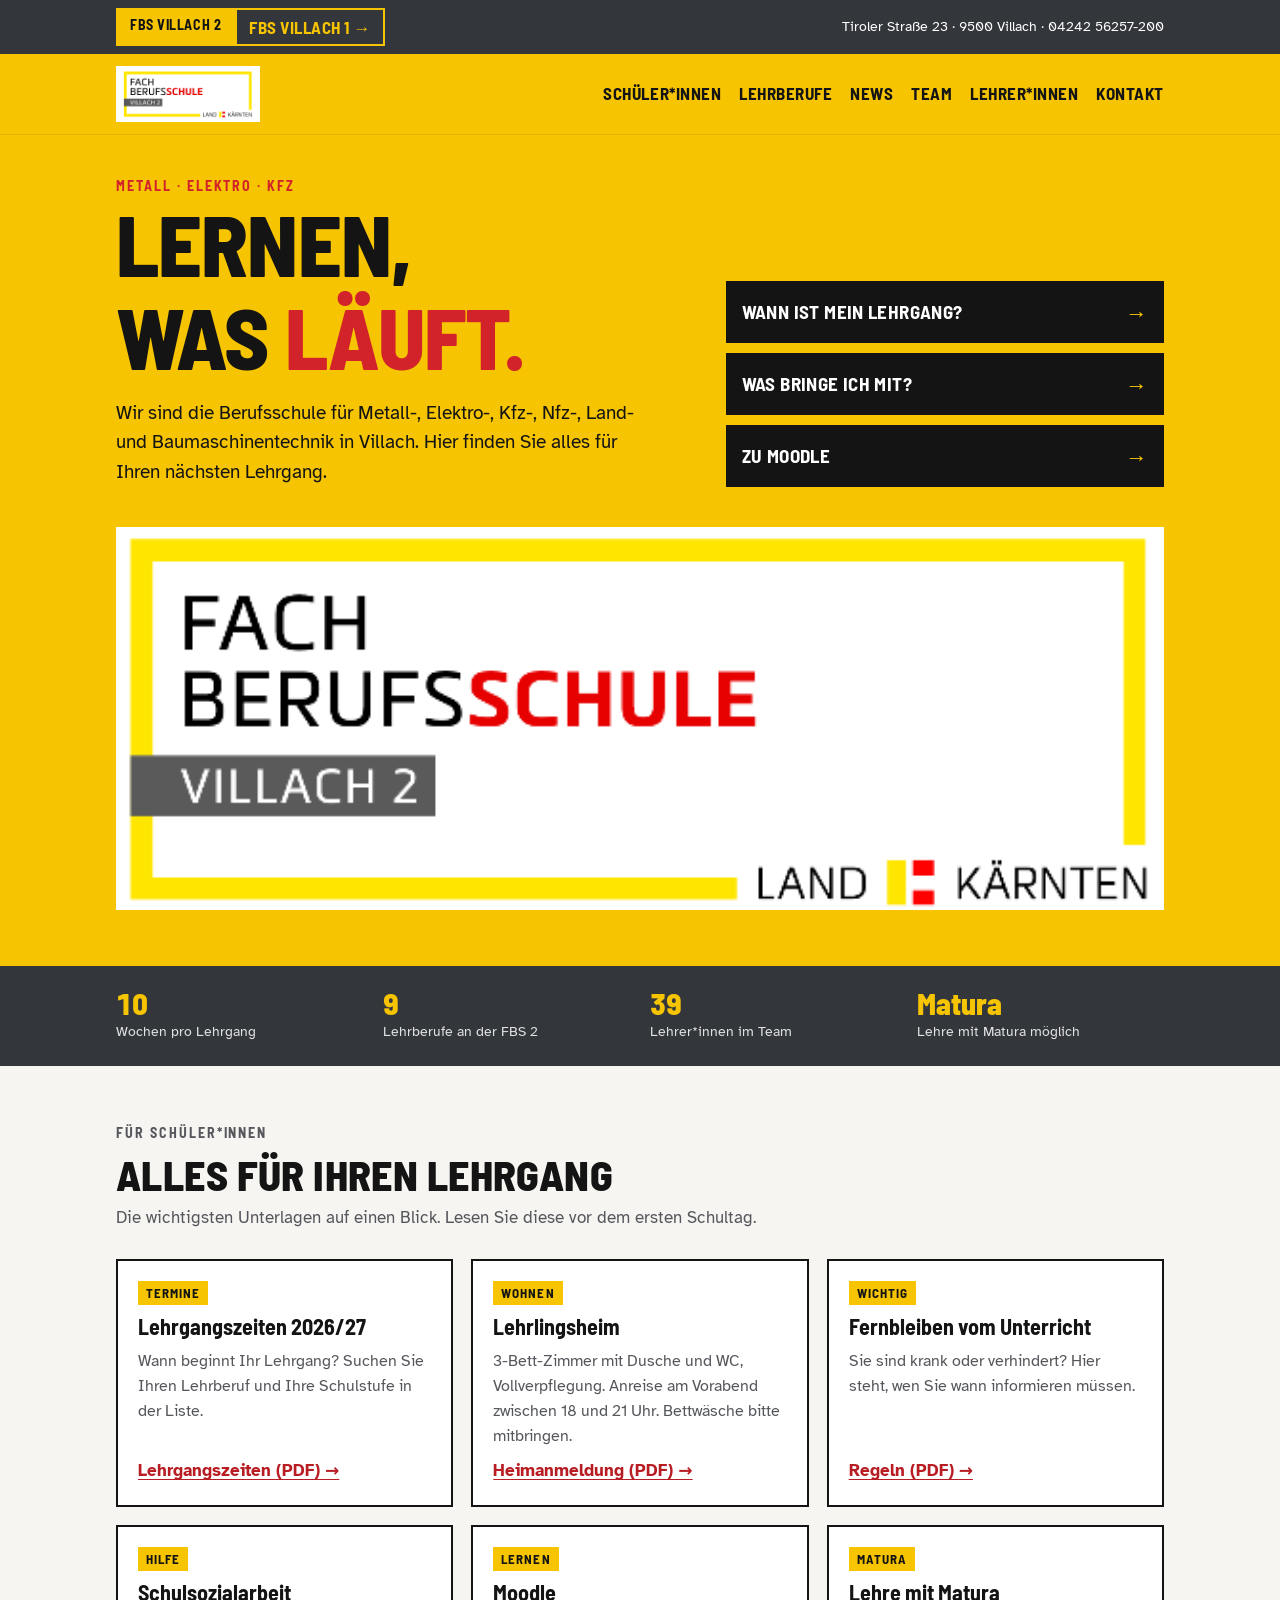
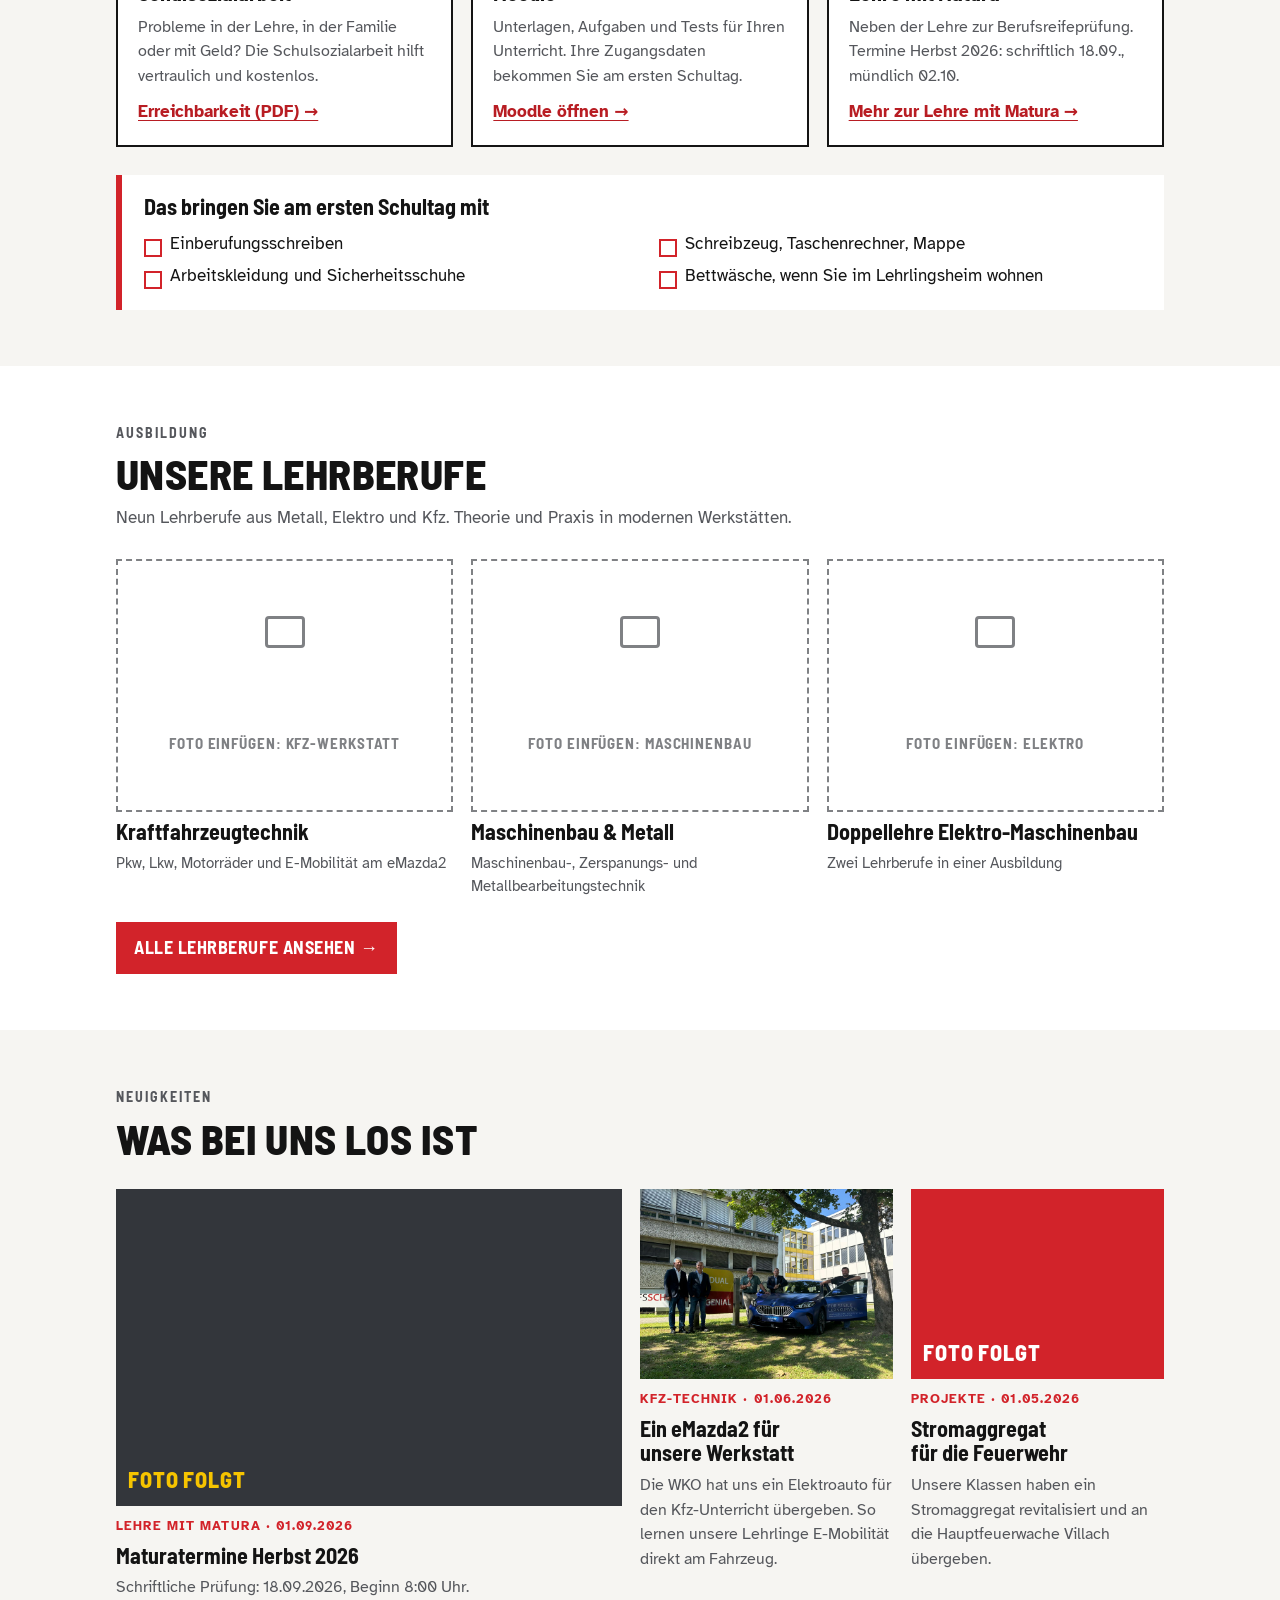
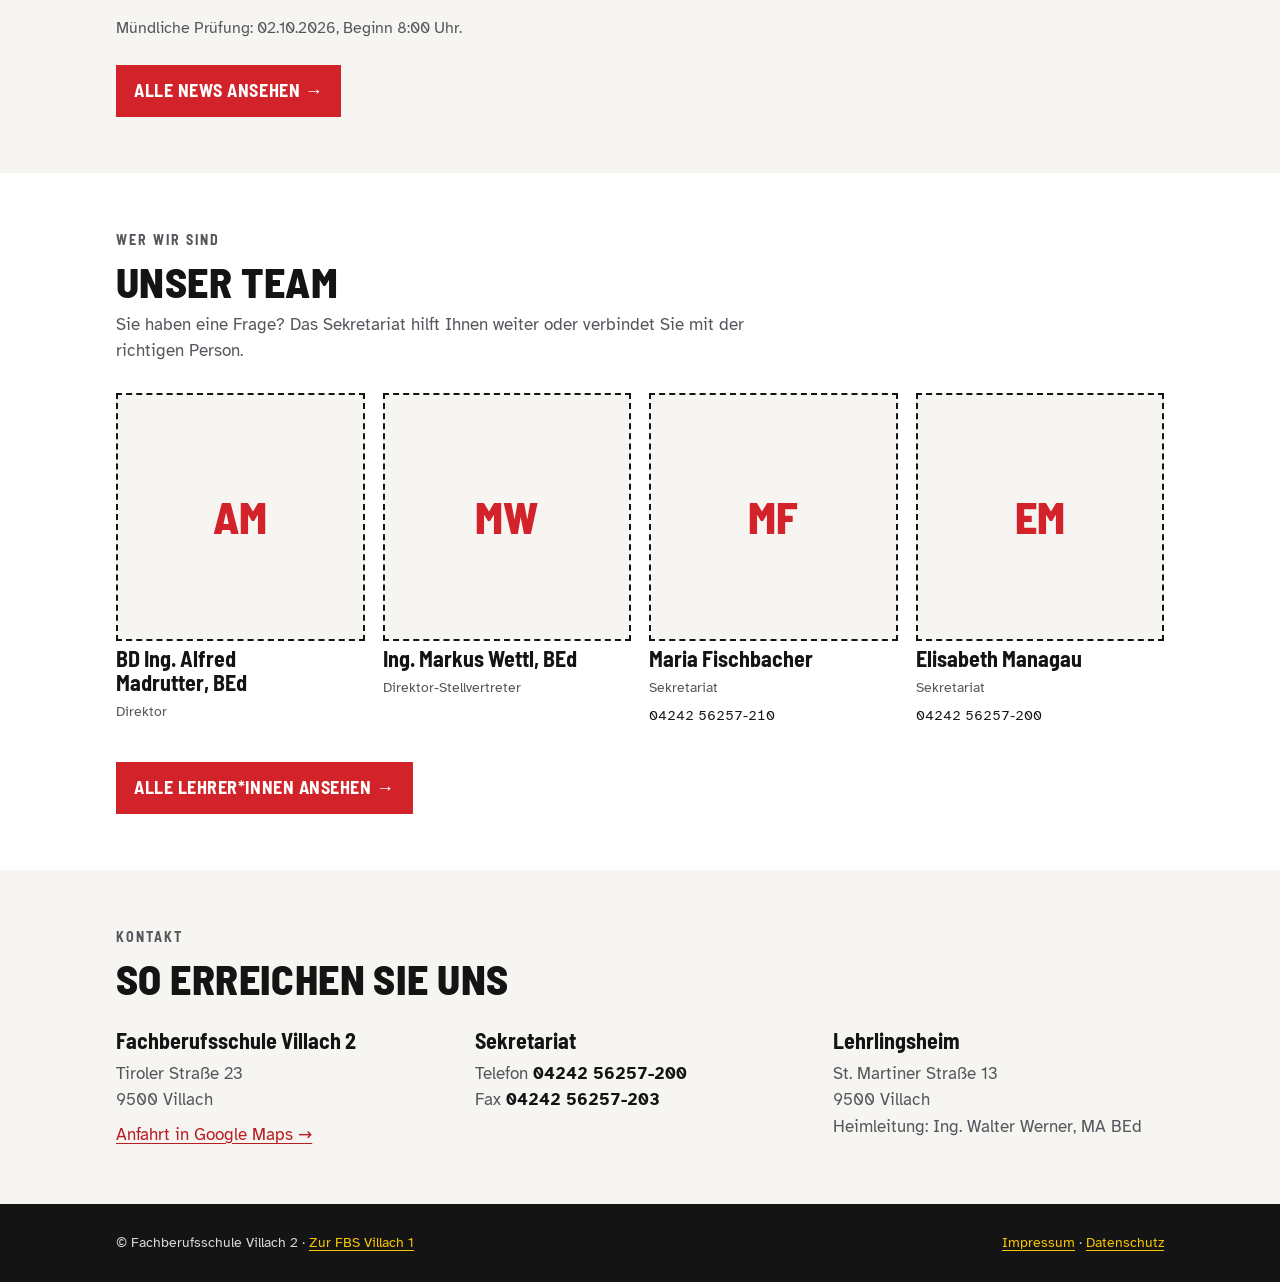
<file: index.html>
<!doctype html>
<html lang="de">
<head>
<meta charset="utf-8">
<meta name="viewport" content="width=device-width, initial-scale=1">
<title>Fachberufsschule Villach 2</title>
<meta name="description" content="Fachberufsschule Villach 2: Lehrgangszeiten, Lehrberufe, News und Team.">
<link rel="stylesheet" href="assets/style.css">
<link rel="icon" href="assets/favicon.svg" type="image/svg+xml">
<link rel="apple-touch-icon" href="assets/favicon.png">
</head>
<body>
<div class="topbar"><div class="wrap">
  <nav class="switch" aria-label="Schule wählen"><span aria-current="page">FBS Villach 2</span><a href="https://www.bs-villach.at/">FBS Villach 1 →</a></nav>
  <span>Tiroler Straße 23 · 9500 Villach · 04242 56257-200</span>
</div></div>

<header>
  <div class="wrap">
    <a class="logo" href="index.html">
      <img src="assets/logo.png" alt="Fachberufsschule Villach 2, Land Kärnten" width="548" height="200">
    </a>
    <nav aria-label="Hauptmenü">
      <ul>
        <li><a href="index.html#schueler">Schüler*innen</a></li>
        <li><a href="lehrberufe.html">Lehrberufe</a></li>
        <li><a href="news.html">News</a></li>
        <li><a href="index.html#team">Team</a></li>
        <li><a href="lehrerinnen.html">Lehrer*innen</a></li>
        <li><a href="index.html#kontakt">Kontakt</a></li>
      </ul>
    </nav>
  </div>
</header>

<main>
<section class="hero" id="start">
  <div class="wrap">
    <div>
      <p class="eyebrow">Metall · Elektro · Kfz</p>
      <h1>Lernen, was <span>läuft.</span></h1>
      <p class="hero-lead">Wir sind die Berufsschule für Metall-, Elektro-, Kfz-, Nfz-, Land- und Baumaschinentechnik in Villach. Hier finden Sie alles für Ihren nächsten Lehrgang.</p>
    </div>
    <div class="quick" aria-label="Schnellzugriff">
      <a href="https://www.bs-villach.at/images/stories/fbs2/lehrgangslaufzeiten/lehrgangslaufzeiten.pdf">Wann ist mein Lehrgang? <span class="arr">→</span></a>
      <a href="#schueler">Was bringe ich mit? <span class="arr">→</span></a>
      <a href="https://www.moodle.bs-villach.at">Zu Moodle <span class="arr">→</span></a>
    </div>
    <div class="photo" data-bild="startseite" role="img" aria-label="Schüler*innen in der Werkstatt">Foto einfügen: Schüler*innen in der Werkstatt</div>
  </div>
</section>

<div class="facts">
  <div class="wrap">
    <div class="fact"><b>10</b><span>Wochen pro Lehrgang</span></div>
    <div class="fact"><b>9</b><span>Lehrberufe an der FBS 2</span></div>
    <div class="fact"><b>39</b><span>Lehrer*innen im Team</span></div>
    <div class="fact"><b>Matura</b><span>Lehre mit Matura möglich</span></div>
  </div>
</div>

<section class="band soft" id="schueler">
  <div class="wrap">
    <div class="sec-head">
      <p class="eyebrow">Für Schüler*innen</p>
      <h2>Alles für Ihren Lehrgang</h2>
      <p>Die wichtigsten Unterlagen auf einen Blick. Lesen Sie diese vor dem ersten Schultag.</p>
    </div>
    <div class="tiles">
      <article class="tile">
        <span class="tag">Termine</span>
        <h3>Lehrgangszeiten 2026/27</h3>
        <p>Wann beginnt Ihr Lehrgang? Suchen Sie Ihren Lehrberuf und Ihre Schulstufe in der Liste.</p>
        <a class="go" href="https://www.bs-villach.at/images/stories/fbs2/lehrgangslaufzeiten/lehrgangslaufzeiten.pdf">Lehrgangszeiten (PDF) →</a>
      </article>
      <article class="tile">
        <span class="tag">Wohnen</span>
        <h3>Lehrlingsheim</h3>
        <p>3-Bett-Zimmer mit Dusche und WC, Vollverpflegung. Anreise am Vorabend zwischen 18 und 21 Uhr. Bettwäsche bitte mitbringen.</p>
        <a class="go" href="https://www.bs-villach.at/images/stories/lehrlingsheim/Heimanmeldung_Platzreservierung%20_nderung_Juli_2026.pdf">Heimanmeldung (PDF) →</a>
      </article>
      <article class="tile">
        <span class="tag">Wichtig</span>
        <h3>Fernbleiben vom Unterricht</h3>
        <p>Sie sind krank oder verhindert? Hier steht, wen Sie wann informieren müssen.</p>
        <a class="go" href="https://www.bs-villach.at/images/Einberufungen/Fernbleiben_vom_Unterricht_ab_SJ_2021_22.pdf">Regeln (PDF) →</a>
      </article>
      <article class="tile">
        <span class="tag">Hilfe</span>
        <h3>Schulsozialarbeit</h3>
        <p>Probleme in der Lehre, in der Familie oder mit Geld? Die Schulsozialarbeit hilft vertraulich und kostenlos.</p>
        <a class="go" href="https://www.bs-villach.at/images/schulso/Erreichbarkeit_Schulsozialarbeit_26_27.pdf">Erreichbarkeit (PDF) →</a>
      </article>
      <article class="tile">
        <span class="tag">Lernen</span>
        <h3>Moodle</h3>
        <p>Unterlagen, Aufgaben und Tests für Ihren Unterricht. Ihre Zugangsdaten bekommen Sie am ersten Schultag.</p>
        <a class="go" href="https://www.moodle.bs-villach.at">Moodle öffnen →</a>
      </article>
      <article class="tile">
        <span class="tag">Matura</span>
        <h3>Lehre mit Matura</h3>
        <p>Neben der Lehre zur Berufsreifeprüfung. Termine Herbst 2026: schriftlich 18.09., mündlich 02.10.</p>
        <a class="go" href="https://www.bs-villach.at/lehre-mit-matura">Mehr zur Lehre mit Matura →</a>
      </article>
    </div>
    <div class="checklist">
      <h3>Das bringen Sie am ersten Schultag mit</h3>
      <ul>
        <li>Einberufungsschreiben</li>
        <li>Schreibzeug, Taschenrechner, Mappe</li>
        <li>Arbeitskleidung und Sicherheitsschuhe</li>
        <li>Bettwäsche, wenn Sie im Lehrlingsheim wohnen</li>
      </ul>
    </div>
  </div>
</section>

<section class="band" id="berufe">
  <div class="wrap">
    <div class="sec-head">
      <p class="eyebrow">Ausbildung</p>
      <h2>Unsere Lehrberufe</h2>
      <p>Neun Lehrberufe aus Metall, Elektro und Kfz. Theorie und Praxis in modernen Werkstätten.</p>
    </div>
    <div class="teasers">
      <a class="teaser" href="lehrberufe.html"><div class="photo" data-bild="teaser_kfz" role="img" aria-label="Kfz-Werkstatt">Foto einfügen: Kfz-Werkstatt</div><h3>Kraftfahrzeugtechnik</h3><p>Pkw, Lkw, Motorräder und E-Mobilität am eMazda2</p></a>
      <a class="teaser" href="lehrberufe.html"><div class="photo" data-bild="teaser_metall" role="img" aria-label="Maschinenbau">Foto einfügen: Maschinenbau</div><h3>Maschinenbau &amp; Metall</h3><p>Maschinenbau-, Zerspanungs- und Metallbearbeitungstechnik</p></a>
      <a class="teaser" href="lehrberufe.html"><div class="photo" data-bild="teaser_elektro" role="img" aria-label="Elektro">Foto einfügen: Elektro</div><h3>Doppellehre Elektro-Maschinenbau</h3><p>Zwei Lehrberufe in einer Ausbildung</p></a>
    </div>
    <a class="btn" href="lehrberufe.html">Alle Lehrberufe ansehen →</a>
  </div>
</section>

<section class="band soft" id="news">
  <div class="wrap">
    <div class="sec-head">
      <p class="eyebrow">Neuigkeiten</p>
      <h2>Was bei uns los ist</h2>
    </div>
    <div class="news" data-news="3"><p>News werden geladen …</p></div>
    <a class="btn" href="news.html" style="margin-top:24px">Alle News ansehen →</a>
  </div>
</section>

<section class="band" id="team">
  <div class="wrap">
    <div class="sec-head">
      <p class="eyebrow">Wer wir sind</p>
      <h2>Unser Team</h2>
      <p>Sie haben eine Frage? Das Sekretariat hilft Ihnen weiter oder verbindet Sie mit der richtigen Person.</p>
    </div>
    <div class="lead-team" data-leitung></div>
    <a class="btn" href="lehrerinnen.html">Alle Lehrer*innen ansehen →</a>
  </div>
</section>

<section class="band soft" id="kontakt">
  <div class="wrap">
    <div class="sec-head">
      <p class="eyebrow">Kontakt</p>
      <h2>So erreichen Sie uns</h2>
    </div>
    <div class="contact">
      <div><h3>Fachberufsschule Villach 2</h3><p>Tiroler Straße 23<br>9500 Villach</p><p style="margin-top:8px"><a href="https://maps.google.com/maps?q=Tiroler+Stra%C3%9Fe+23,+Villach">Anfahrt in Google Maps →</a></p></div>
      <div><h3>Sekretariat</h3><p>Telefon <span class="num">04242 56257-200</span><br>Fax <span class="num">04242 56257-203</span></p></div>
      <div><h3>Lehrlingsheim</h3><p>St. Martiner Straße 13<br>9500 Villach<br>Heimleitung: Ing. Walter Werner, MA BEd</p></div>
    </div>
  </div>
</section>
</main>

<footer>
  <div class="wrap">
    <span>© Fachberufsschule Villach 2 · <a href="https://www.bs-villach.at/">Zur FBS Villach 1</a></span>
    <span><a href="impressum.html">Impressum</a> · <a href="datenschutz.html">Datenschutz</a></span>
  </div>
</footer>
<script src="assets/site.js"></script>
</body>
</html>
</file>
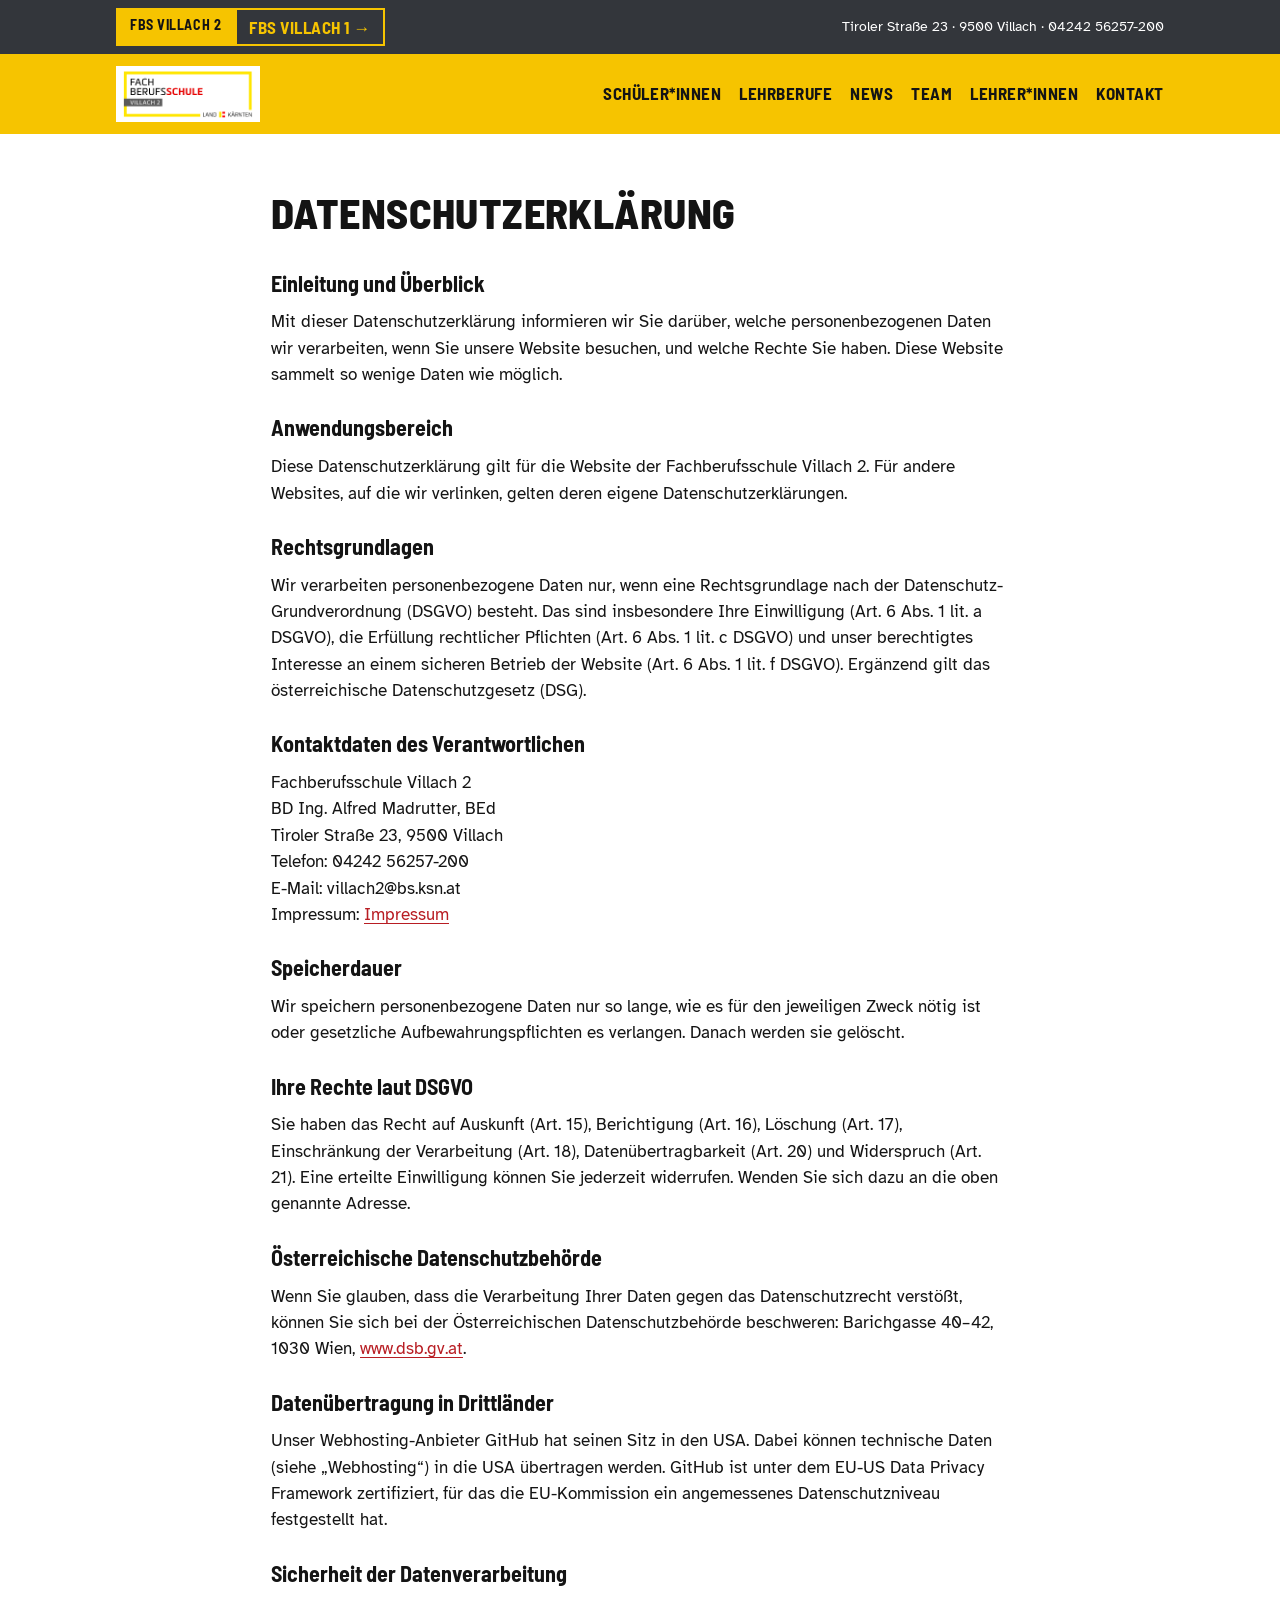
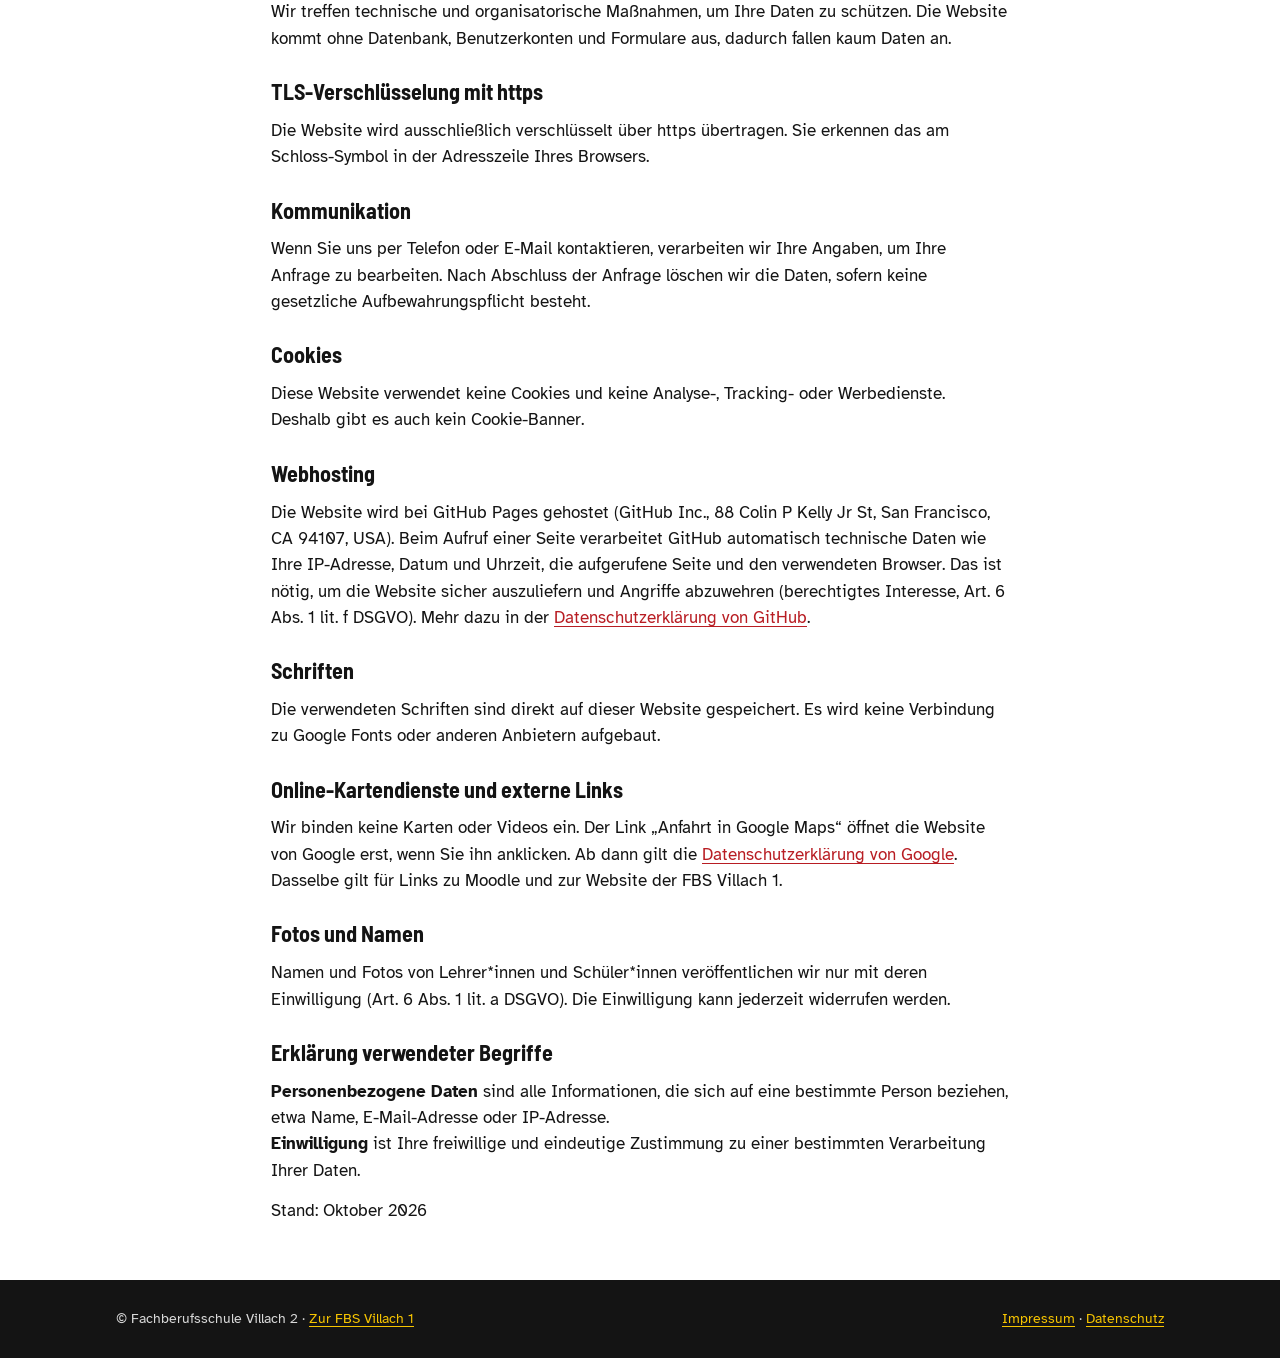
<file: datenschutz.html>
<!doctype html>
<html lang="de">
<head>
<meta charset="utf-8">
<meta name="viewport" content="width=device-width, initial-scale=1">
<title>Datenschutz · FBS Villach 2</title>
<meta name="description" content="Datenschutzerklärung der Fachberufsschule Villach 2.">
<link rel="stylesheet" href="assets/style.css">
<link rel="icon" href="assets/favicon.svg" type="image/svg+xml">
<link rel="apple-touch-icon" href="assets/favicon.png">
</head>
<body>
<div class="topbar"><div class="wrap">
  <nav class="switch" aria-label="Schule wählen"><span aria-current="page">FBS Villach 2</span><a href="https://www.bs-villach.at/">FBS Villach 1 →</a></nav>
  <span>Tiroler Straße 23 · 9500 Villach · 04242 56257-200</span>
</div></div>

<header>
  <div class="wrap">
    <a class="logo" href="index.html">
      <img src="assets/logo.png" alt="Fachberufsschule Villach 2, Land Kärnten" width="548" height="200">
    </a>
    <nav aria-label="Hauptmenü">
      <ul>
        <li><a href="index.html#schueler">Schüler*innen</a></li>
        <li><a href="lehrberufe.html">Lehrberufe</a></li>
        <li><a href="news.html">News</a></li>
        <li><a href="index.html#team">Team</a></li>
        <li><a href="lehrerinnen.html">Lehrer*innen</a></li>
        <li><a href="index.html#kontakt">Kontakt</a></li>
      </ul>
    </nav>
  </div>
</header>

<main>
<section class="band">
  <div class="wrap legal">
    <h2>Datenschutzerklärung</h2>

    <h3>Einleitung und Überblick</h3>
    <p>Mit dieser Datenschutzerklärung informieren wir Sie darüber, welche personenbezogenen Daten wir verarbeiten, wenn Sie unsere Website besuchen, und welche Rechte Sie haben. Diese Website sammelt so wenige Daten wie möglich.</p>

    <h3>Anwendungsbereich</h3>
    <p>Diese Datenschutzerklärung gilt für die Website der Fachberufsschule Villach 2. Für andere Websites, auf die wir verlinken, gelten deren eigene Datenschutzerklärungen.</p>

    <h3>Rechtsgrundlagen</h3>
    <p>Wir verarbeiten personenbezogene Daten nur, wenn eine Rechtsgrundlage nach der Datenschutz-Grundverordnung (DSGVO) besteht. Das sind insbesondere Ihre Einwilligung (Art. 6 Abs. 1 lit. a DSGVO), die Erfüllung rechtlicher Pflichten (Art. 6 Abs. 1 lit. c DSGVO) und unser berechtigtes Interesse an einem sicheren Betrieb der Website (Art. 6 Abs. 1 lit. f DSGVO). Ergänzend gilt das österreichische Datenschutzgesetz (DSG).</p>

    <h3>Kontaktdaten des Verantwortlichen</h3>
    <p>Fachberufsschule Villach 2<br>BD Ing. Alfred Madrutter, BEd<br>Tiroler Straße 23, 9500 Villach<br>Telefon: 04242 56257-200<br>E-Mail: villach2@bs.ksn.at<br>Impressum: <a href="impressum.html">Impressum</a></p>

    <h3>Speicherdauer</h3>
    <p>Wir speichern personenbezogene Daten nur so lange, wie es für den jeweiligen Zweck nötig ist oder gesetzliche Aufbewahrungspflichten es verlangen. Danach werden sie gelöscht.</p>

    <h3>Ihre Rechte laut DSGVO</h3>
    <p>Sie haben das Recht auf Auskunft (Art. 15), Berichtigung (Art. 16), Löschung (Art. 17), Einschränkung der Verarbeitung (Art. 18), Datenübertragbarkeit (Art. 20) und Widerspruch (Art. 21). Eine erteilte Einwilligung können Sie jederzeit widerrufen. Wenden Sie sich dazu an die oben genannte Adresse.</p>

    <h3>Österreichische Datenschutzbehörde</h3>
    <p>Wenn Sie glauben, dass die Verarbeitung Ihrer Daten gegen das Datenschutzrecht verstößt, können Sie sich bei der Österreichischen Datenschutzbehörde beschweren: Barichgasse 40–42, 1030 Wien, <a href="https://www.dsb.gv.at">www.dsb.gv.at</a>.</p>

    <h3>Datenübertragung in Drittländer</h3>
    <p>Unser Webhosting-Anbieter GitHub hat seinen Sitz in den USA. Dabei können technische Daten (siehe „Webhosting“) in die USA übertragen werden. GitHub ist unter dem EU-US Data Privacy Framework zertifiziert, für das die EU-Kommission ein angemessenes Datenschutzniveau festgestellt hat.</p>

    <h3>Sicherheit der Datenverarbeitung</h3>
    <p>Wir treffen technische und organisatorische Maßnahmen, um Ihre Daten zu schützen. Die Website kommt ohne Datenbank, Benutzerkonten und Formulare aus, dadurch fallen kaum Daten an.</p>

    <h3>TLS-Verschlüsselung mit https</h3>
    <p>Die Website wird ausschließlich verschlüsselt über https übertragen. Sie erkennen das am Schloss-Symbol in der Adresszeile Ihres Browsers.</p>

    <h3>Kommunikation</h3>
    <p>Wenn Sie uns per Telefon oder E-Mail kontaktieren, verarbeiten wir Ihre Angaben, um Ihre Anfrage zu bearbeiten. Nach Abschluss der Anfrage löschen wir die Daten, sofern keine gesetzliche Aufbewahrungspflicht besteht.</p>

    <h3>Cookies</h3>
    <p>Diese Website verwendet keine Cookies und keine Analyse-, Tracking- oder Werbedienste. Deshalb gibt es auch kein Cookie-Banner.</p>

    <h3>Webhosting</h3>
    <p>Die Website wird bei GitHub Pages gehostet (GitHub Inc., 88 Colin P Kelly Jr St, San Francisco, CA 94107, USA). Beim Aufruf einer Seite verarbeitet GitHub automatisch technische Daten wie Ihre IP-Adresse, Datum und Uhrzeit, die aufgerufene Seite und den verwendeten Browser. Das ist nötig, um die Website sicher auszuliefern und Angriffe abzuwehren (berechtigtes Interesse, Art. 6 Abs. 1 lit. f DSGVO). Mehr dazu in der <a href="https://docs.github.com/de/site-policy/privacy-policies/github-general-privacy-statement">Datenschutzerklärung von GitHub</a>.</p>

    <h3>Schriften</h3>
    <p>Die verwendeten Schriften sind direkt auf dieser Website gespeichert. Es wird keine Verbindung zu Google Fonts oder anderen Anbietern aufgebaut.</p>

    <h3>Online-Kartendienste und externe Links</h3>
    <p>Wir binden keine Karten oder Videos ein. Der Link „Anfahrt in Google Maps“ öffnet die Website von Google erst, wenn Sie ihn anklicken. Ab dann gilt die <a href="https://policies.google.com/privacy?hl=de">Datenschutzerklärung von Google</a>. Dasselbe gilt für Links zu Moodle und zur Website der FBS Villach 1.</p>

    <h3>Fotos und Namen</h3>
    <p>Namen und Fotos von Lehrer*innen und Schüler*innen veröffentlichen wir nur mit deren Einwilligung (Art. 6 Abs. 1 lit. a DSGVO). Die Einwilligung kann jederzeit widerrufen werden.</p>

    <h3>Erklärung verwendeter Begriffe</h3>
    <p><b>Personenbezogene Daten</b> sind alle Informationen, die sich auf eine bestimmte Person beziehen, etwa Name, E-Mail-Adresse oder IP-Adresse.<br><b>Einwilligung</b> ist Ihre freiwillige und eindeutige Zustimmung zu einer bestimmten Verarbeitung Ihrer Daten.</p>

    <p>Stand: Oktober 2026</p>
  </div>
</section>
</main>

<footer>
  <div class="wrap">
    <span>© Fachberufsschule Villach 2 · <a href="https://www.bs-villach.at/">Zur FBS Villach 1</a></span>
    <span><a href="impressum.html">Impressum</a> · <a href="datenschutz.html">Datenschutz</a></span>
  </div>
</footer>
<script src="assets/site.js"></script>
</body>
</html>
</file>
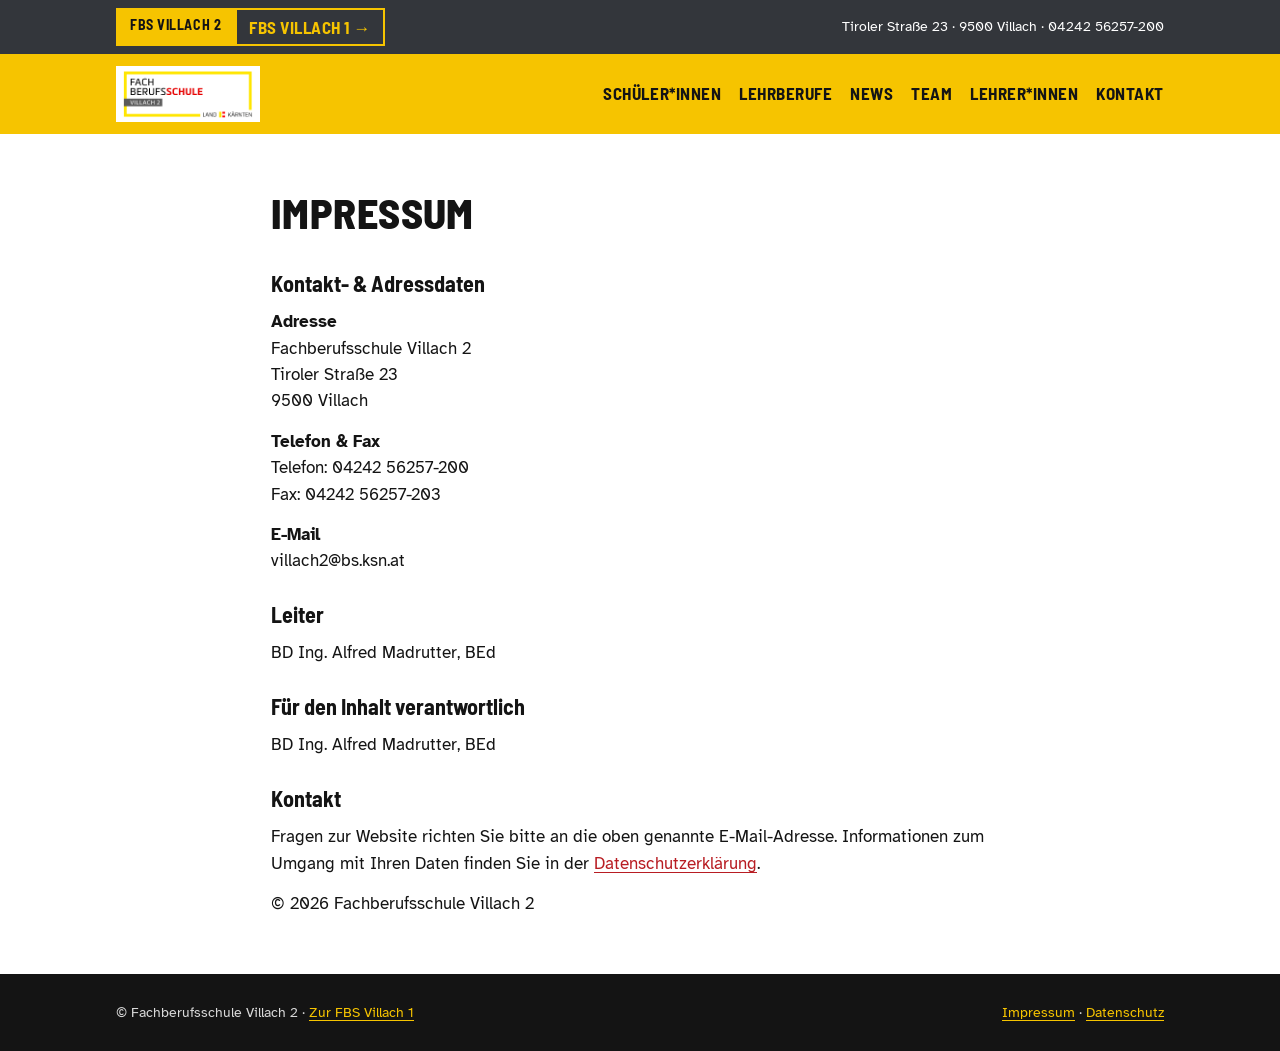
<file: impressum.html>
<!doctype html>
<html lang="de">
<head>
<meta charset="utf-8">
<meta name="viewport" content="width=device-width, initial-scale=1">
<title>Impressum · FBS Villach 2</title>
<meta name="description" content="Impressum der Fachberufsschule Villach 2.">
<link rel="stylesheet" href="assets/style.css">
<link rel="icon" href="assets/favicon.svg" type="image/svg+xml">
<link rel="apple-touch-icon" href="assets/favicon.png">
</head>
<body>
<div class="topbar"><div class="wrap">
  <nav class="switch" aria-label="Schule wählen"><span aria-current="page">FBS Villach 2</span><a href="https://www.bs-villach.at/">FBS Villach 1 →</a></nav>
  <span>Tiroler Straße 23 · 9500 Villach · 04242 56257-200</span>
</div></div>

<header>
  <div class="wrap">
    <a class="logo" href="index.html">
      <img src="assets/logo.png" alt="Fachberufsschule Villach 2, Land Kärnten" width="548" height="200">
    </a>
    <nav aria-label="Hauptmenü">
      <ul>
        <li><a href="index.html#schueler">Schüler*innen</a></li>
        <li><a href="lehrberufe.html">Lehrberufe</a></li>
        <li><a href="news.html">News</a></li>
        <li><a href="index.html#team">Team</a></li>
        <li><a href="lehrerinnen.html">Lehrer*innen</a></li>
        <li><a href="index.html#kontakt">Kontakt</a></li>
      </ul>
    </nav>
  </div>
</header>

<main>
<section class="band">
  <div class="wrap legal">
    <h2>Impressum</h2>
    <h3>Kontakt- &amp; Adressdaten</h3>
    <p><b>Adresse</b><br>Fachberufsschule Villach 2<br>Tiroler Straße 23<br>9500 Villach</p>
    <p><b>Telefon &amp; Fax</b><br>Telefon: 04242 56257-200<br>Fax: 04242 56257-203</p>
    <p><b>E-Mail</b><br>villach2@bs.ksn.at</p>
    <h3>Leiter</h3>
    <p>BD Ing. Alfred Madrutter, BEd</p>
    <h3>Für den Inhalt verantwortlich</h3>
    <p>BD Ing. Alfred Madrutter, BEd</p>
    <h3>Kontakt</h3>
    <p>Fragen zur Website richten Sie bitte an die oben genannte E-Mail-Adresse. Informationen zum Umgang mit Ihren Daten finden Sie in der <a href="datenschutz.html">Datenschutzerklärung</a>.</p>
    <p>© 2026 Fachberufsschule Villach 2</p>
  </div>
</section>
</main>

<footer>
  <div class="wrap">
    <span>© Fachberufsschule Villach 2 · <a href="https://www.bs-villach.at/">Zur FBS Villach 1</a></span>
    <span><a href="impressum.html">Impressum</a> · <a href="datenschutz.html">Datenschutz</a></span>
  </div>
</footer>
<script src="assets/site.js"></script>
</body>
</html>
</file>
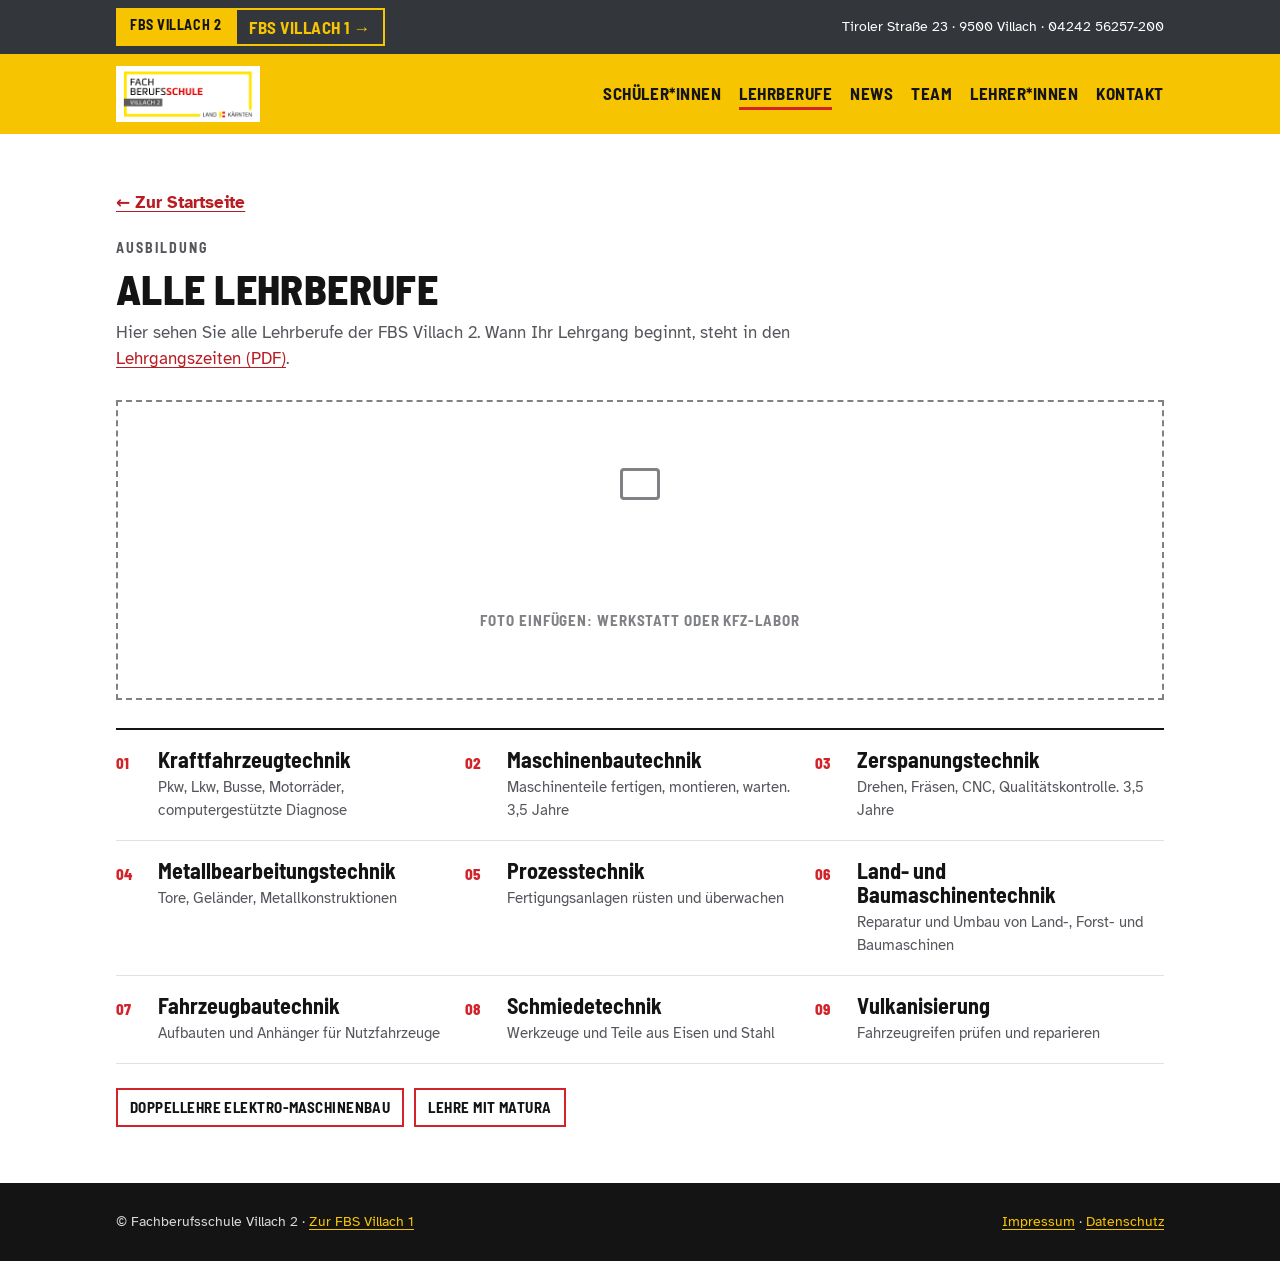
<file: lehrberufe.html>
<!doctype html>
<html lang="de">
<head>
<meta charset="utf-8">
<meta name="viewport" content="width=device-width, initial-scale=1">
<title>Lehrberufe · FBS Villach 2</title>
<meta name="description" content="Alle Lehrberufe der Fachberufsschule Villach 2.">
<link rel="stylesheet" href="assets/style.css">
<link rel="icon" href="assets/favicon.svg" type="image/svg+xml">
<link rel="apple-touch-icon" href="assets/favicon.png">
</head>
<body>
<div class="topbar"><div class="wrap">
  <nav class="switch" aria-label="Schule wählen"><span aria-current="page">FBS Villach 2</span><a href="https://www.bs-villach.at/">FBS Villach 1 →</a></nav>
  <span>Tiroler Straße 23 · 9500 Villach · 04242 56257-200</span>
</div></div>

<header>
  <div class="wrap">
    <a class="logo" href="index.html">
      <img src="assets/logo.png" alt="Fachberufsschule Villach 2, Land Kärnten" width="548" height="200">
    </a>
    <nav aria-label="Hauptmenü">
      <ul>
        <li><a href="index.html#schueler">Schüler*innen</a></li>
        <li><a href="lehrberufe.html" aria-current="page">Lehrberufe</a></li>
        <li><a href="news.html">News</a></li>
        <li><a href="index.html#team">Team</a></li>
        <li><a href="lehrerinnen.html">Lehrer*innen</a></li>
        <li><a href="index.html#kontakt">Kontakt</a></li>
      </ul>
    </nav>
  </div>
</header>

<main>
<section class="page band" id="lehrberufe">
  <div class="wrap">
    <a class="back" href="index.html">← Zur Startseite</a>
    <div class="sec-head">
      <p class="eyebrow">Ausbildung</p>
      <h2>Alle Lehrberufe</h2>
      <p>Hier sehen Sie alle Lehrberufe der FBS Villach 2. Wann Ihr Lehrgang beginnt, steht in den <a href="https://www.bs-villach.at/images/stories/fbs2/lehrgangslaufzeiten/lehrgangslaufzeiten.pdf">Lehrgangszeiten (PDF)</a>.</p>
    </div>
    <div class="photo wide-photo" data-bild="lehrberufe" role="img" aria-label="Werkstatt oder Kfz-Labor">Foto einfügen: Werkstatt oder Kfz-Labor</div>
<div class="jobs">
      <div class="job"><span class="no">01</span><div><h3>Kraftfahrzeugtechnik</h3><p>Pkw, Lkw, Busse, Motorräder, computergestützte Diagnose</p></div></div>
      <div class="job"><span class="no">02</span><div><h3>Maschinenbautechnik</h3><p>Maschinenteile fertigen, montieren, warten. 3,5 Jahre</p></div></div>
      <div class="job"><span class="no">03</span><div><h3>Zerspanungstechnik</h3><p>Drehen, Fräsen, CNC, Qualitätskontrolle. 3,5 Jahre</p></div></div>
      <div class="job"><span class="no">04</span><div><h3>Metallbearbeitungstechnik</h3><p>Tore, Geländer, Metallkonstruktionen</p></div></div>
      <div class="job"><span class="no">05</span><div><h3>Prozesstechnik</h3><p>Fertigungsanlagen rüsten und überwachen</p></div></div>
      <div class="job"><span class="no">06</span><div><h3>Land- und Baumaschinentechnik</h3><p>Reparatur und Umbau von Land-, Forst- und Baumaschinen</p></div></div>
      <div class="job"><span class="no">07</span><div><h3>Fahrzeugbautechnik</h3><p>Aufbauten und Anhänger für Nutzfahrzeuge</p></div></div>
      <div class="job"><span class="no">08</span><div><h3>Schmiedetechnik</h3><p>Werkzeuge und Teile aus Eisen und Stahl</p></div></div>
      <div class="job"><span class="no">09</span><div><h3>Vulkanisierung</h3><p>Fahrzeugreifen prüfen und reparieren</p></div></div>
    </div>
    <div class="extra">
      <span class="chip">Doppellehre Elektro-Maschinenbau</span>
      <span class="chip">Lehre mit Matura</span>
    </div>
  </div>
</section>
</main>

<footer>
  <div class="wrap">
    <span>© Fachberufsschule Villach 2 · <a href="https://www.bs-villach.at/">Zur FBS Villach 1</a></span>
    <span><a href="impressum.html">Impressum</a> · <a href="datenschutz.html">Datenschutz</a></span>
  </div>
</footer>
<script src="assets/site.js"></script>
</body>
</html>
</file>
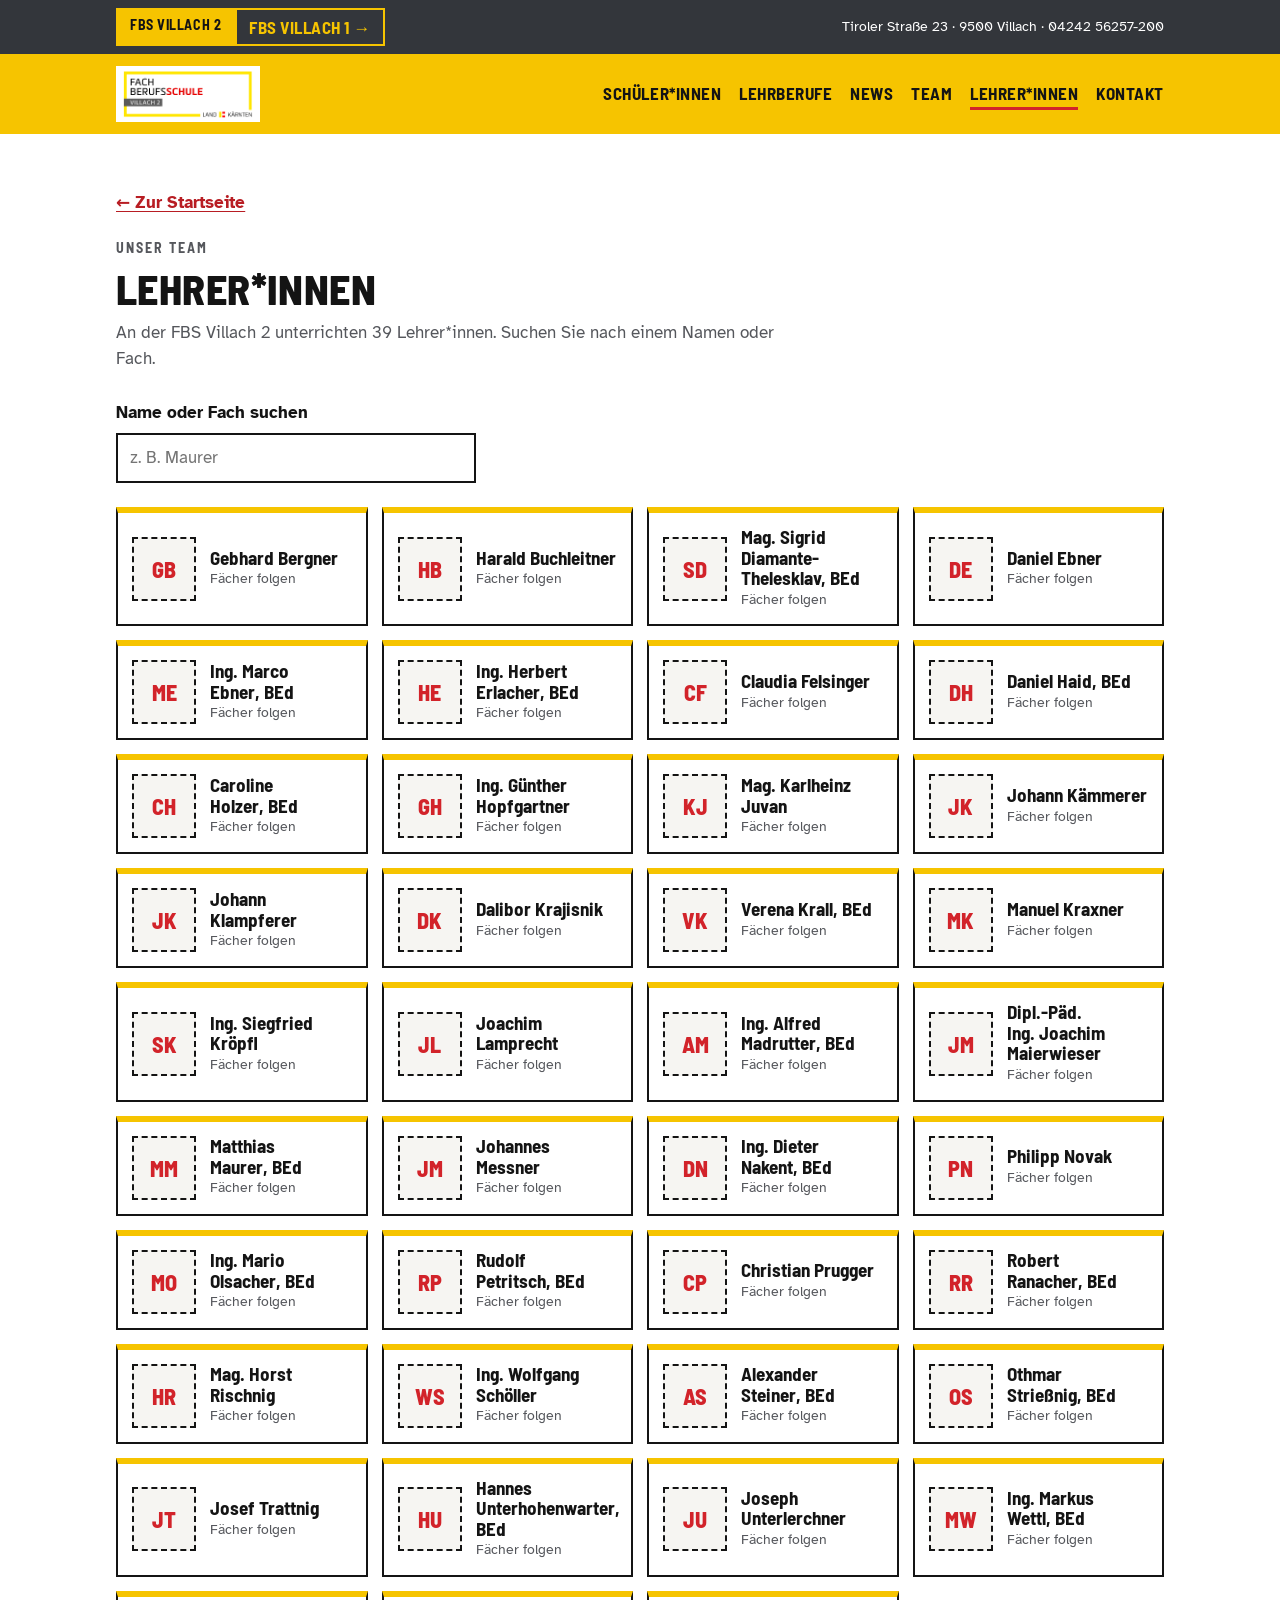
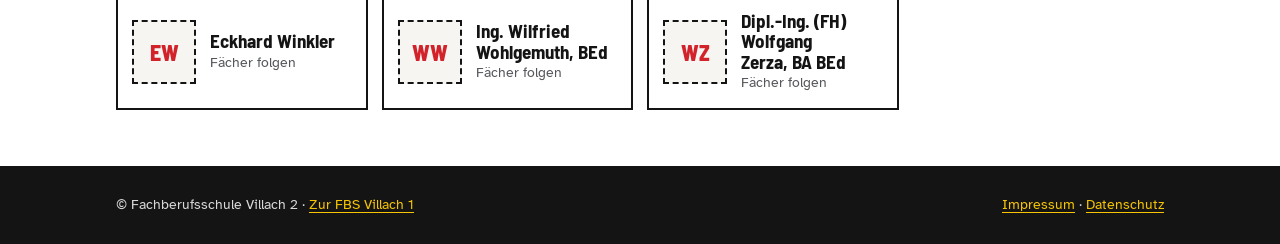
<file: lehrerinnen.html>
<!doctype html>
<html lang="de">
<head>
<meta charset="utf-8">
<meta name="viewport" content="width=device-width, initial-scale=1">
<title>Lehrer*innen · FBS Villach 2</title>
<meta name="description" content="Das Lehrer*innen-Team der Fachberufsschule Villach 2.">
<link rel="stylesheet" href="assets/style.css">
<link rel="icon" href="assets/favicon.svg" type="image/svg+xml">
<link rel="apple-touch-icon" href="assets/favicon.png">
</head>
<body>
<div class="topbar"><div class="wrap">
  <nav class="switch" aria-label="Schule wählen"><span aria-current="page">FBS Villach 2</span><a href="https://www.bs-villach.at/">FBS Villach 1 →</a></nav>
  <span>Tiroler Straße 23 · 9500 Villach · 04242 56257-200</span>
</div></div>

<header>
  <div class="wrap">
    <a class="logo" href="index.html">
      <img src="assets/logo.png" alt="Fachberufsschule Villach 2, Land Kärnten" width="548" height="200">
    </a>
    <nav aria-label="Hauptmenü">
      <ul>
        <li><a href="index.html#schueler">Schüler*innen</a></li>
        <li><a href="lehrberufe.html">Lehrberufe</a></li>
        <li><a href="news.html">News</a></li>
        <li><a href="index.html#team">Team</a></li>
        <li><a href="lehrerinnen.html" aria-current="page">Lehrer*innen</a></li>
        <li><a href="index.html#kontakt">Kontakt</a></li>
      </ul>
    </nav>
  </div>
</header>

<main>
<section class="band" id="lehrerinnen">
  <div class="wrap">
    <a class="back" href="index.html#team">← Zur Startseite</a>
    <div class="sec-head">
      <p class="eyebrow">Unser Team</p>
      <h2>Lehrer*innen</h2>
      <p>An der FBS Villach 2 unterrichten <span data-lehrer-anzahl>unsere</span> Lehrer*innen. Suchen Sie nach einem Namen oder Fach.</p>
    </div>
    <label class="search" for="teacher-search"><span>Name oder Fach suchen</span><input id="teacher-search" type="search" placeholder="z. B. Maurer" autocomplete="off"></label>
    <div class="cards" id="teacher-cards"></div>
    <p class="empty" id="teacher-empty" hidden>Kein Treffer. Prüfen Sie die Schreibweise.</p>
  </div>
</section>
</main>

<footer>
  <div class="wrap">
    <span>© Fachberufsschule Villach 2 · <a href="https://www.bs-villach.at/">Zur FBS Villach 1</a></span>
    <span><a href="impressum.html">Impressum</a> · <a href="datenschutz.html">Datenschutz</a></span>
  </div>
</footer>
<script src="assets/site.js"></script>
</body>
</html>
</file>
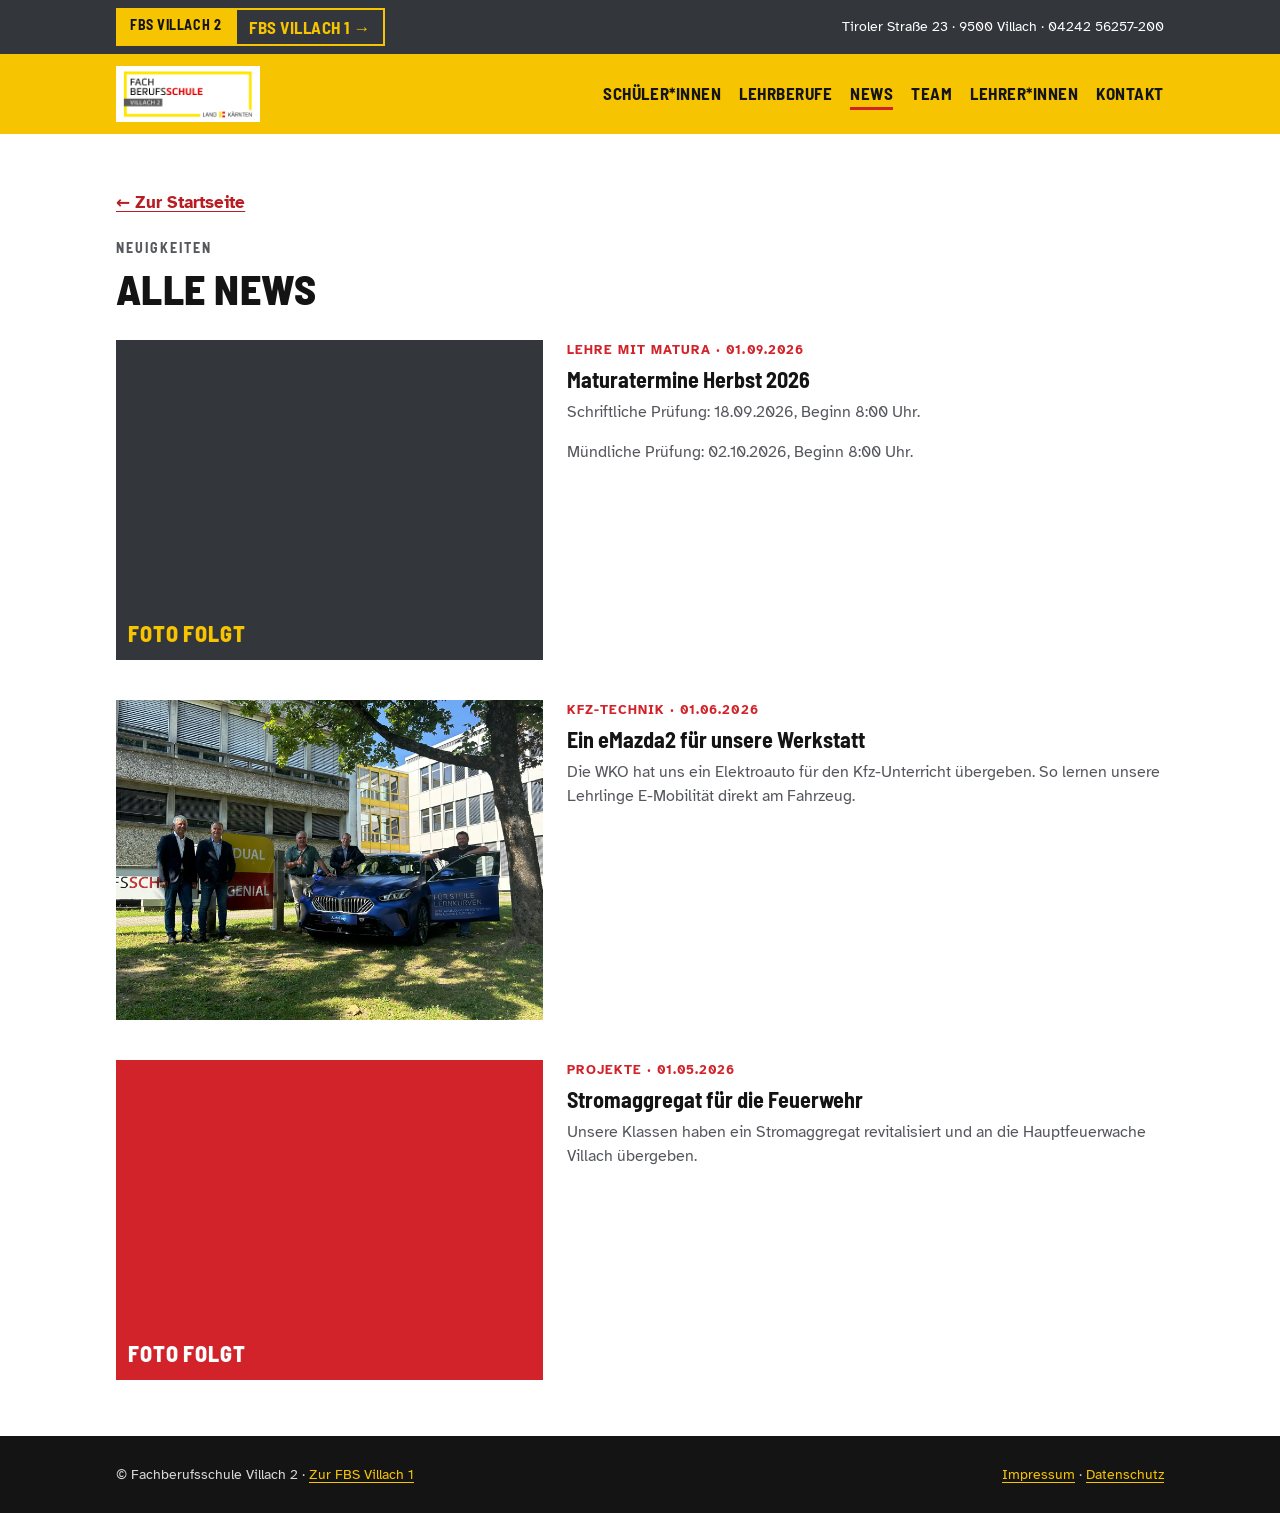
<file: news.html>
<!doctype html>
<html lang="de">
<head>
<meta charset="utf-8">
<meta name="viewport" content="width=device-width, initial-scale=1">
<title>News · FBS Villach 2</title>
<meta name="description" content="Neuigkeiten aus der Fachberufsschule Villach 2.">
<link rel="stylesheet" href="assets/style.css">
<link rel="icon" href="assets/favicon.svg" type="image/svg+xml">
<link rel="apple-touch-icon" href="assets/favicon.png">
</head>
<body>
<div class="topbar"><div class="wrap">
  <nav class="switch" aria-label="Schule wählen"><span aria-current="page">FBS Villach 2</span><a href="https://www.bs-villach.at/">FBS Villach 1 →</a></nav>
  <span>Tiroler Straße 23 · 9500 Villach · 04242 56257-200</span>
</div></div>

<header>
  <div class="wrap">
    <a class="logo" href="index.html">
      <img src="assets/logo.png" alt="Fachberufsschule Villach 2, Land Kärnten" width="548" height="200">
    </a>
    <nav aria-label="Hauptmenü">
      <ul>
        <li><a href="index.html#schueler">Schüler*innen</a></li>
        <li><a href="lehrberufe.html">Lehrberufe</a></li>
        <li><a href="news.html" aria-current="page">News</a></li>
        <li><a href="index.html#team">Team</a></li>
        <li><a href="lehrerinnen.html">Lehrer*innen</a></li>
        <li><a href="index.html#kontakt">Kontakt</a></li>
      </ul>
    </nav>
  </div>
</header>

<main>
<section class="band" id="news">
  <div class="wrap">
    <a class="back" href="index.html">← Zur Startseite</a>
    <div class="sec-head">
      <p class="eyebrow">Neuigkeiten</p>
      <h2>Alle News</h2>
    </div>
    <div class="news-all" data-news="all"><p>News werden geladen …</p></div>
  </div>
</section>
</main>

<footer>
  <div class="wrap">
    <span>© Fachberufsschule Villach 2 · <a href="https://www.bs-villach.at/">Zur FBS Villach 1</a></span>
    <span><a href="impressum.html">Impressum</a> · <a href="datenschutz.html">Datenschutz</a></span>
  </div>
</footer>
<script src="assets/site.js"></script>
</body>
</html>
</file>
<file: assets/style.css>
@font-face{font-family:"Atkinson Hyperlegible";font-weight:400;font-display:swap;src:url(fonts/atkinson-400.woff2) format("woff2")}
@font-face{font-family:"Atkinson Hyperlegible";font-weight:700;font-display:swap;src:url(fonts/atkinson-700.woff2) format("woff2")}
@font-face{font-family:"Barlow Semi Condensed";font-weight:600;font-display:swap;src:url(fonts/barlow-sc-600.woff2) format("woff2")}
@font-face{font-family:"Barlow Semi Condensed";font-weight:700;font-display:swap;src:url(fonts/barlow-sc-700.woff2) format("woff2")}
@font-face{font-family:"Barlow Semi Condensed";font-weight:800;font-display:swap;src:url(fonts/barlow-sc-800.woff2) format("woff2")}
html{-webkit-text-size-adjust:100%}
body{margin:0}
img{max-width:100%;display:block}
[hidden]{display:none!important}
/* Layout: Werkstatt-Raster. Volle Farbbänder, darin eine 1080px-Spalte; gelber Kopf, rote Akzente, dunkelgraue Infoleiste. */
:root{
  --bg:#ffffff; --fg:#141414; --muted:#55575c; --line:#e3e1dc;
  --yellow:#f6c400; --red:#d2232a; --grey:#33363b; --soft:#f6f5f2;
  --on-yellow:#141414; --on-grey:#ffffff; --link:#b81d23;
  --display:"Barlow Semi Condensed","Arial Narrow",Arial,sans-serif;
  --body:"Atkinson Hyperlegible",system-ui,-apple-system,"Segoe UI",sans-serif;
}
@media (prefers-color-scheme: dark){:root{
  --bg:#17181a; --fg:#f1f0ec; --muted:#b4b5b8; --line:#33353a;
  --yellow:#f6c400; --red:#ef4a4f; --grey:#26282c; --soft:#1f2124;
  --on-yellow:#141414; --on-grey:#ffffff; --link:#ff7a7e; color-scheme:dark}}

*{box-sizing:border-box}
body{background:var(--bg);color:var(--fg);font-family:var(--body);font-size:17px;line-height:1.55}
a{color:var(--link);text-underline-offset:3px}
a:focus-visible,button:focus-visible{outline:3px solid var(--red);outline-offset:2px}
h1,h2,h3{font-family:var(--display);line-height:1.08;text-wrap:balance;margin:0}
h2{font-size:clamp(30px,5vw,42px);font-weight:800;text-transform:uppercase;letter-spacing:.01em}
h3{font-size:22px;font-weight:700}
p{margin:0}
.wrap{max-width:1080px;margin:0 auto;padding-left:max(16px,env(safe-area-inset-left,0px));padding-right:max(16px,env(safe-area-inset-right,0px))}
.band{padding-block:56px}
.band.soft{background:var(--soft)}
.eyebrow{font-family:var(--display);font-weight:700;font-size:14px;letter-spacing:.14em;text-transform:uppercase;color:var(--red)}
.sec-head{display:flex;flex-direction:column;gap:8px;margin-bottom:28px;max-width:62ch}
.sec-head p{color:var(--muted)}

/* Schulwahl-Leiste */
.topbar{background:var(--grey);color:var(--on-grey);font-size:14px}
.topbar .wrap{padding-block:8px;display:flex;justify-content:space-between;align-items:center;gap:8px 16px;flex-wrap:wrap}
.switch{display:flex;gap:0;font-family:var(--display);font-weight:700;text-transform:uppercase;letter-spacing:.04em;font-size:14px}
.switch span,.switch a{padding:4px 12px;border:2px solid var(--yellow)}
.switch span{background:var(--yellow);color:#141414}
.switch a{color:var(--yellow);text-decoration:none}
.switch a:hover{background:var(--yellow);color:#141414}

/* Bild-Platzhalter */
.photo{border:2px dashed currentColor;display:grid;place-items:center;text-align:center;padding:16px;font-family:var(--display);font-weight:700;text-transform:uppercase;letter-spacing:.06em;font-size:15px;max-width:100%;opacity:.75}
.photo::before{content:"";display:block;width:34px;height:26px;margin:0 auto 8px;border:3px solid currentColor;border-radius:4px;box-shadow:inset 0 0 0 6px transparent}
.hero .photo{grid-column:1/-1;aspect-ratio:21/7;color:#141414}
.wide-photo{aspect-ratio:21/6;margin-bottom:28px;color:var(--muted)}

/* Kopf */
header{background:var(--yellow);color:var(--on-yellow);position:sticky;top:env(safe-area-inset-top,0px);z-index:10}
header .wrap{display:flex;align-items:center;justify-content:space-between;gap:16px;padding-block:12px;flex-wrap:wrap}
.logo{display:flex;align-items:center;gap:10px;text-decoration:none;color:inherit}
.logo-mark{width:40px;height:40px;background:var(--red);color:#fff;display:grid;place-items:center;font-family:var(--display);font-weight:800;font-size:20px}
.logo-text{font-family:var(--display);font-weight:800;font-size:22px;line-height:1;text-transform:uppercase}
.logo-text small{display:block;font-weight:600;font-size:13px;letter-spacing:.06em;text-transform:none}
nav ul{list-style:none;margin:0;padding:0;display:flex;flex-wrap:wrap;gap:4px 18px}
nav a{color:var(--on-yellow);text-decoration:none;font-family:var(--display);font-weight:700;font-size:17px;text-transform:uppercase;letter-spacing:.03em;padding:4px 0;border-bottom:3px solid transparent}
nav a:hover{border-bottom-color:var(--red)}

/* Hero */
.hero{background:var(--yellow);color:var(--on-yellow);border-top:1px solid rgba(0,0,0,.08)}
.hero .wrap{padding-block:40px 56px;display:grid;grid-template-columns:1.3fr 1fr;gap:40px;align-items:end}
.hero h1{font-size:clamp(44px,8vw,86px);font-weight:800;text-transform:uppercase;letter-spacing:-.01em}
.hero h1 span{color:var(--red)}
.hero-lead{font-size:19px;max-width:44ch;margin-top:16px}
.quick{display:grid;gap:10px}
.quick a{display:flex;justify-content:space-between;align-items:center;gap:12px;background:#141414;color:#fff;text-decoration:none;padding:14px 16px;font-family:var(--display);font-weight:700;font-size:19px;text-transform:uppercase;letter-spacing:.02em}
.quick a:hover{background:var(--red)}
.quick a .arr{color:var(--yellow);font-size:22px}
.quick a:hover .arr{color:#fff}

/* Infoleiste */
.facts{background:var(--grey);color:var(--on-grey)}
.facts .wrap{display:grid;grid-template-columns:repeat(4,1fr);gap:20px;padding-block:22px}
.fact b{display:block;font-family:var(--display);font-size:30px;font-weight:800;color:var(--yellow);font-variant-numeric:tabular-nums;line-height:1}
.fact span{font-size:14px;opacity:.85}

/* Schülerinfos */
.tiles{display:grid;grid-template-columns:repeat(3,1fr);gap:18px}
.tile{border:2px solid var(--fg);padding:20px;display:flex;flex-direction:column;gap:10px;min-width:0;background:var(--bg)}
.tile .tag{align-self:flex-start;background:var(--yellow);color:var(--on-yellow);font-family:var(--display);font-weight:700;font-size:13px;letter-spacing:.08em;text-transform:uppercase;padding:2px 8px}
.tile p{color:var(--muted);font-size:16px}
.tile a.go{margin-top:auto;font-weight:700}
.checklist{margin-top:28px;background:var(--bg);border-left:6px solid var(--red);padding:20px 22px;display:grid;grid-template-columns:1fr 1fr;gap:6px 32px}
.checklist h3{grid-column:1/-1;margin-bottom:6px}
.checklist li{list-style:none;padding-left:26px;position:relative}
.checklist li::before{content:"";position:absolute;left:0;top:.45em;width:14px;height:14px;border:2px solid var(--red)}
.checklist ul{margin:0;padding:0;display:contents}

/* Lehrberufe */
.jobs{display:grid;grid-template-columns:repeat(3,1fr);gap:0;border-top:2px solid var(--fg)}
.job{padding:18px 18px 18px 0;border-bottom:1px solid var(--line);display:flex;gap:14px;min-width:0}
.job .no{font-family:var(--display);font-weight:800;color:var(--red);font-size:15px;padding-top:4px;min-width:28px}
.job p{color:var(--muted);font-size:15px;margin-top:4px}
.extra{margin-top:24px;display:flex;flex-wrap:wrap;gap:10px}
.chip{border:2px solid var(--red);color:var(--fg);padding:6px 12px;font-family:var(--display);font-weight:700;text-transform:uppercase;font-size:15px;letter-spacing:.03em}

/* News */
.news{display:grid;grid-template-columns:2fr 1fr 1fr;gap:18px}
.post{display:flex;flex-direction:column;gap:10px;min-width:0}
.post .img{aspect-ratio:4/3;max-width:100%;background:var(--grey);position:relative;overflow:hidden}
.post .img::after{content:attr(data-label);position:absolute;left:12px;bottom:10px;color:var(--yellow);font-family:var(--display);font-weight:800;font-size:22px;text-transform:uppercase;letter-spacing:.04em}
.post .img.y{background:var(--yellow)}
.post .img.y::after{color:var(--red)}
.post .img.r{background:var(--red)}
.post .img.r::after{color:#fff}
.post.big .img{aspect-ratio:16/10}
.meta{font-size:13px;letter-spacing:.08em;text-transform:uppercase;color:var(--red);font-weight:700}
.post p{color:var(--muted);font-size:16px}
.dates{display:grid;grid-template-columns:auto 1fr;gap:4px 16px;margin-top:4px;font-variant-numeric:tabular-nums}
.dates dt{font-weight:700}
.dates dd{margin:0}

/* Team */
.lead-team{display:grid;grid-template-columns:repeat(4,1fr);gap:18px;margin-bottom:36px}
.person{display:flex;flex-direction:column;gap:6px;min-width:0}
.avatar{aspect-ratio:1;max-width:100%;background:var(--soft);border:2px dashed var(--fg);display:grid;place-items:center;font-family:var(--display);font-weight:800;font-size:44px;color:var(--red)}
.person .role{font-size:14px;color:var(--muted)}
.person .tel{font-size:14px;font-variant-numeric:tabular-nums}
.staff-head{display:flex;align-items:baseline;justify-content:space-between;gap:12px;flex-wrap:wrap;margin-bottom:12px}
.staff{columns:4 200px;column-gap:24px;margin:0;padding:0;list-style:none;font-size:16px}
.staff li{break-inside:avoid;padding:6px 0;border-bottom:1px solid var(--line)}

/* Kontakt */
.contact{display:grid;grid-template-columns:1fr 1fr 1fr;gap:28px}
.contact h3{margin-bottom:8px}
.contact p{color:var(--muted)}
.contact .num{color:var(--fg);font-weight:700;font-variant-numeric:tabular-nums}

footer{background:#141414;color:#d9d9d9;font-size:14px}
footer .wrap{padding-block:28px;display:flex;justify-content:space-between;gap:16px;flex-wrap:wrap}
footer a{color:var(--yellow)}

@media (max-width:860px){
  .hero .wrap{grid-template-columns:1fr}
  .facts .wrap{grid-template-columns:repeat(2,1fr)}
  .tiles,.jobs,.contact{grid-template-columns:1fr 1fr}
  .news{grid-template-columns:1fr 1fr}
  .post.big{grid-column:1/-1}
  .lead-team{grid-template-columns:1fr 1fr}
  .checklist{grid-template-columns:1fr}
}
@media (max-width:560px){
  .tiles,.jobs,.contact,.news{grid-template-columns:1fr}
  nav ul{gap:2px 14px}
  nav a{font-size:15px}
  .band{padding-block:40px}
}
/* Teaser, Buttons, Unterseiten */
.teasers{display:grid;grid-template-columns:repeat(3,1fr);gap:18px;margin-bottom:24px}
.teaser{display:flex;flex-direction:column;gap:8px;color:var(--fg);text-decoration:none;min-width:0}
.teaser .photo{aspect-ratio:4/3;color:var(--muted)}
.teaser:hover h3{color:var(--red)}
.teaser p{color:var(--muted);font-size:15px}
.btn{display:inline-block;background:var(--red);color:#fff;text-decoration:none;font-family:var(--display);font-weight:700;font-size:18px;text-transform:uppercase;letter-spacing:.03em;padding:12px 18px}
.btn:hover{background:#141414}
.back{display:inline-block;margin-bottom:20px;font-weight:700}
.search{display:flex;flex-direction:column;gap:6px;max-width:360px;margin-bottom:24px;font-weight:700}
.search input{font:inherit;font-weight:400;padding:10px 12px;border:2px solid var(--fg);background:var(--bg);color:var(--fg)}
.cards{display:grid;grid-template-columns:repeat(auto-fill,minmax(240px,1fr));gap:14px}
.card{display:flex;gap:14px;align-items:center;border:2px solid var(--fg);border-top:6px solid var(--yellow);padding:14px;background:var(--bg);min-width:0}
.card h3{font-size:19px}
.card .subj{color:var(--muted);font-size:14px}
.avatar.sm{width:64px;flex:none;font-size:22px}
.empty{color:var(--muted);margin-top:12px}
@media (max-width:860px){.teasers{grid-template-columns:1fr 1fr}}
@media (max-width:560px){.teasers{grid-template-columns:1fr}}
@media (prefers-reduced-motion:no-preference){html{scroll-behavior:smooth}}

/* Echte Bilder statt Platzhalter */
.photo.has-img,.post .img.has-img,.avatar.has-img{border:0;padding:0;opacity:1;background:none}
.photo.has-img::before,.post .img.has-img::after{content:none}
.photo img,.post .img img,.avatar img{width:100%;height:100%;object-fit:cover}
.avatar{overflow:hidden}
.post .body p+p{margin-top:8px}
.news-all{display:grid;gap:40px}
.news-all .post{display:grid;grid-template-columns:minmax(0,1fr) minmax(0,1.4fr);gap:24px;align-items:start}
.news-all .post .img{aspect-ratio:4/3}
@media (max-width:700px){.news-all .post{grid-template-columns:1fr}}
.legal{max-width:70ch;display:grid;gap:14px}
.legal h2{margin-bottom:8px}
.legal h3{margin-top:14px}
.todo{background:var(--yellow);color:#141414;padding:0 4px}
nav a[aria-current="page"]{border-bottom-color:var(--red)}
.post .body{display:flex;flex-direction:column;gap:8px;min-width:0}

/* Offizielles Logo */
.logo img{height:56px;width:auto;background:#fff;padding:4px 6px;display:block}
@media (max-width:560px){.logo img{height:44px}}
</file>
